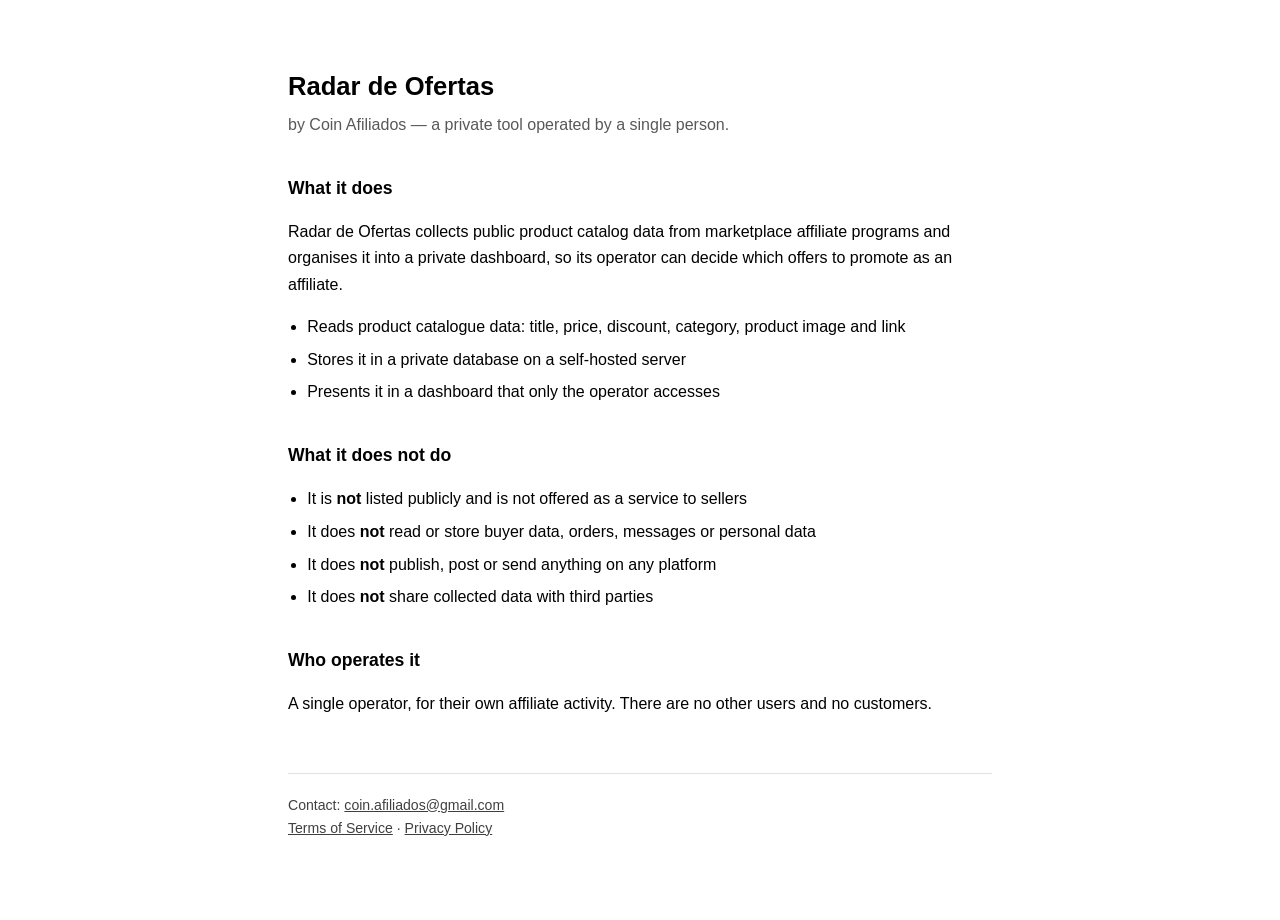
<file: index.html>
<!DOCTYPE html><html lang="en"><head><meta charset="utf-8">
<meta name="viewport" content="width=device-width, initial-scale=1">
<title>Coin Afiliados — Radar de Ofertas</title>
<link rel="stylesheet" href="estilo.css"></head><body>

<h1>Radar de Ofertas</h1>
<p class="sub">by Coin Afiliados — a private tool operated by a single person.</p>

<h2>What it does</h2>
<p>Radar de Ofertas collects public product catalog data from marketplace affiliate programs
and organises it into a private dashboard, so its operator can decide which offers to promote
as an affiliate.</p>

<ul>
  <li>Reads product catalogue data: title, price, discount, category, product image and link</li>
  <li>Stores it in a private database on a self-hosted server</li>
  <li>Presents it in a dashboard that only the operator accesses</li>
</ul>

<h2>What it does not do</h2>
<ul>
  <li>It is <strong>not</strong> listed publicly and is not offered as a service to sellers</li>
  <li>It does <strong>not</strong> read or store buyer data, orders, messages or personal data</li>
  <li>It does <strong>not</strong> publish, post or send anything on any platform</li>
  <li>It does <strong>not</strong> share collected data with third parties</li>
</ul>

<h2>Who operates it</h2>
<p>A single operator, for their own affiliate activity. There are no other users and no
customers.</p>

<footer>
  Contact: <a href="mailto:coin.afiliados@gmail.com">coin.afiliados@gmail.com</a><br>
  <a href="terms.html">Terms of Service</a> · <a href="privacy.html">Privacy Policy</a>
</footer>
</body></html>
</file>
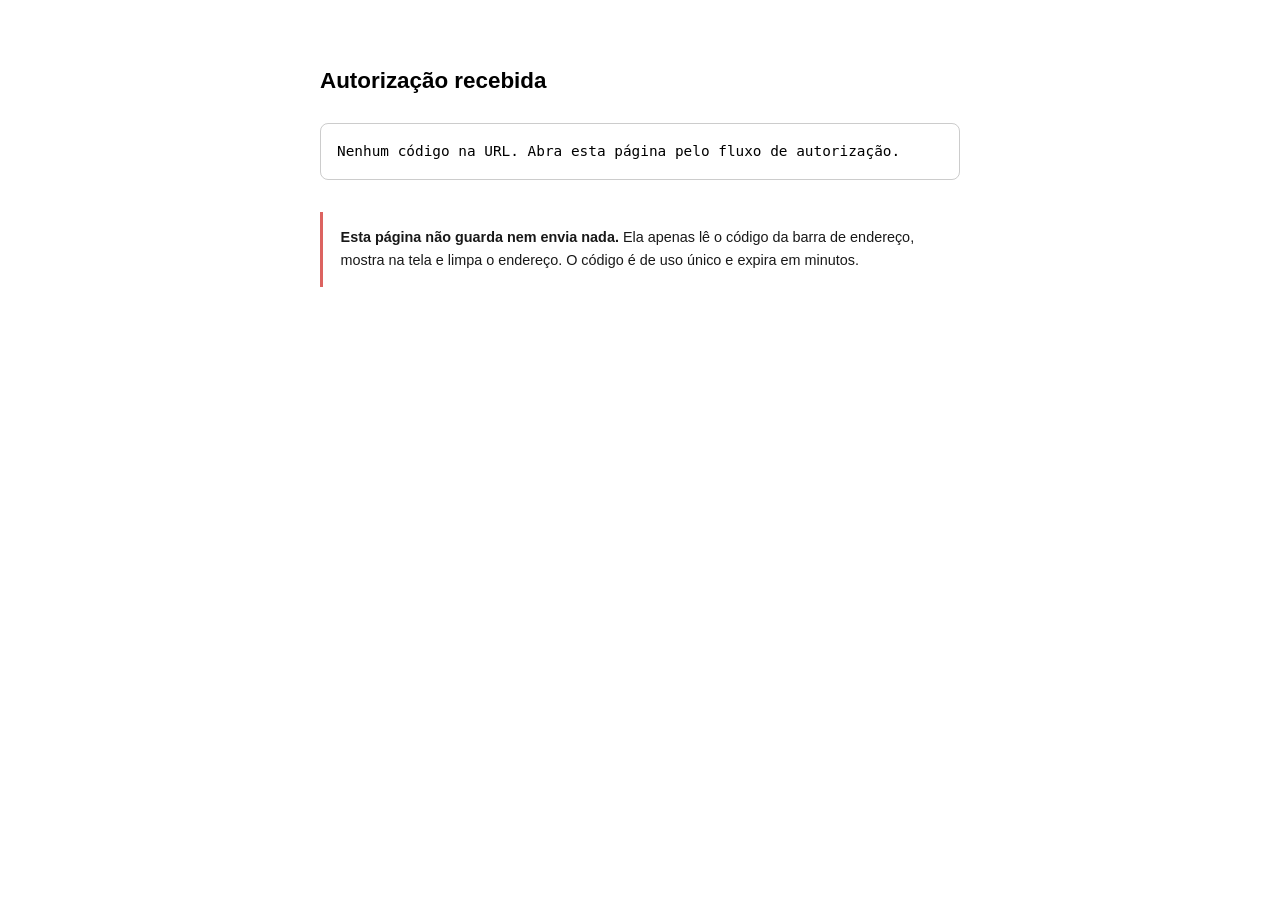
<file: callback.html>
<!DOCTYPE html>
<html lang="pt-BR">
<head>
<meta charset="utf-8">
<meta name="viewport" content="width=device-width, initial-scale=1">
<meta name="robots" content="noindex, nofollow">
<meta name="referrer" content="no-referrer">
<title>Autorização recebida — Coin Afiliados</title>
<style>
  :root { color-scheme: light dark; }
  body { max-width: 40rem; margin: 0 auto; padding: 3rem 1.25rem 5rem;
         font: 16px/1.6 -apple-system, BlinkMacSystemFont, "Segoe UI", Roboto, Helvetica, Arial, sans-serif; }
  h1 { font-size: 1.4rem; margin-bottom: 1.5rem; }
  #box { padding: 1rem; border: 1px solid rgba(128,128,128,.4); border-radius: 8px;
         font-family: ui-monospace, SFMono-Regular, Menlo, monospace; font-size: .9rem;
         word-break: break-all; user-select: all; }
  button { margin-top: .9rem; padding: .6rem 1.1rem; font-size: 1rem; border-radius: 8px;
           border: 1px solid rgba(128,128,128,.5); background: transparent; color: inherit; cursor: pointer; }
  .warn { margin-top: 2rem; padding: .9rem 1.1rem; border-left: 3px solid #d9534f;
          font-size: .9rem; opacity: .9; }
  .err { color: #d9534f; }
</style>
</head>
<body>

<h1>Autorização recebida</h1>

<div id="box">lendo…</div>
<button id="copy" hidden>Copiar código</button>

<div class="warn">
  <strong>Esta página não guarda nem envia nada.</strong> Ela apenas lê o código da barra de
  endereço, mostra na tela e limpa o endereço. O código é de uso único e expira em minutos.
</div>

<script>
(function () {
  var box = document.getElementById('box');
  var btn = document.getElementById('copy');
  var q = new URLSearchParams(location.search);
  var code = q.get('code');
  var err = q.get('error') || q.get('error_description');

  if (err) {
    box.innerHTML = '<span class="err">Erro: ' + err.replace(/[<>&]/g, '') + '</span>';
  } else if (code) {
    box.textContent = code;
    btn.hidden = false;
    btn.onclick = function () {
      navigator.clipboard.writeText(code).then(function () { btn.textContent = 'Copiado'; });
    };
  } else {
    box.textContent = 'Nenhum código na URL. Abra esta página pelo fluxo de autorização.';
  }
  // tira o código da barra de endereço para não ficar no histórico
  history.replaceState(null, '', location.pathname);
})();
</script>

</body>
</html>
</file>
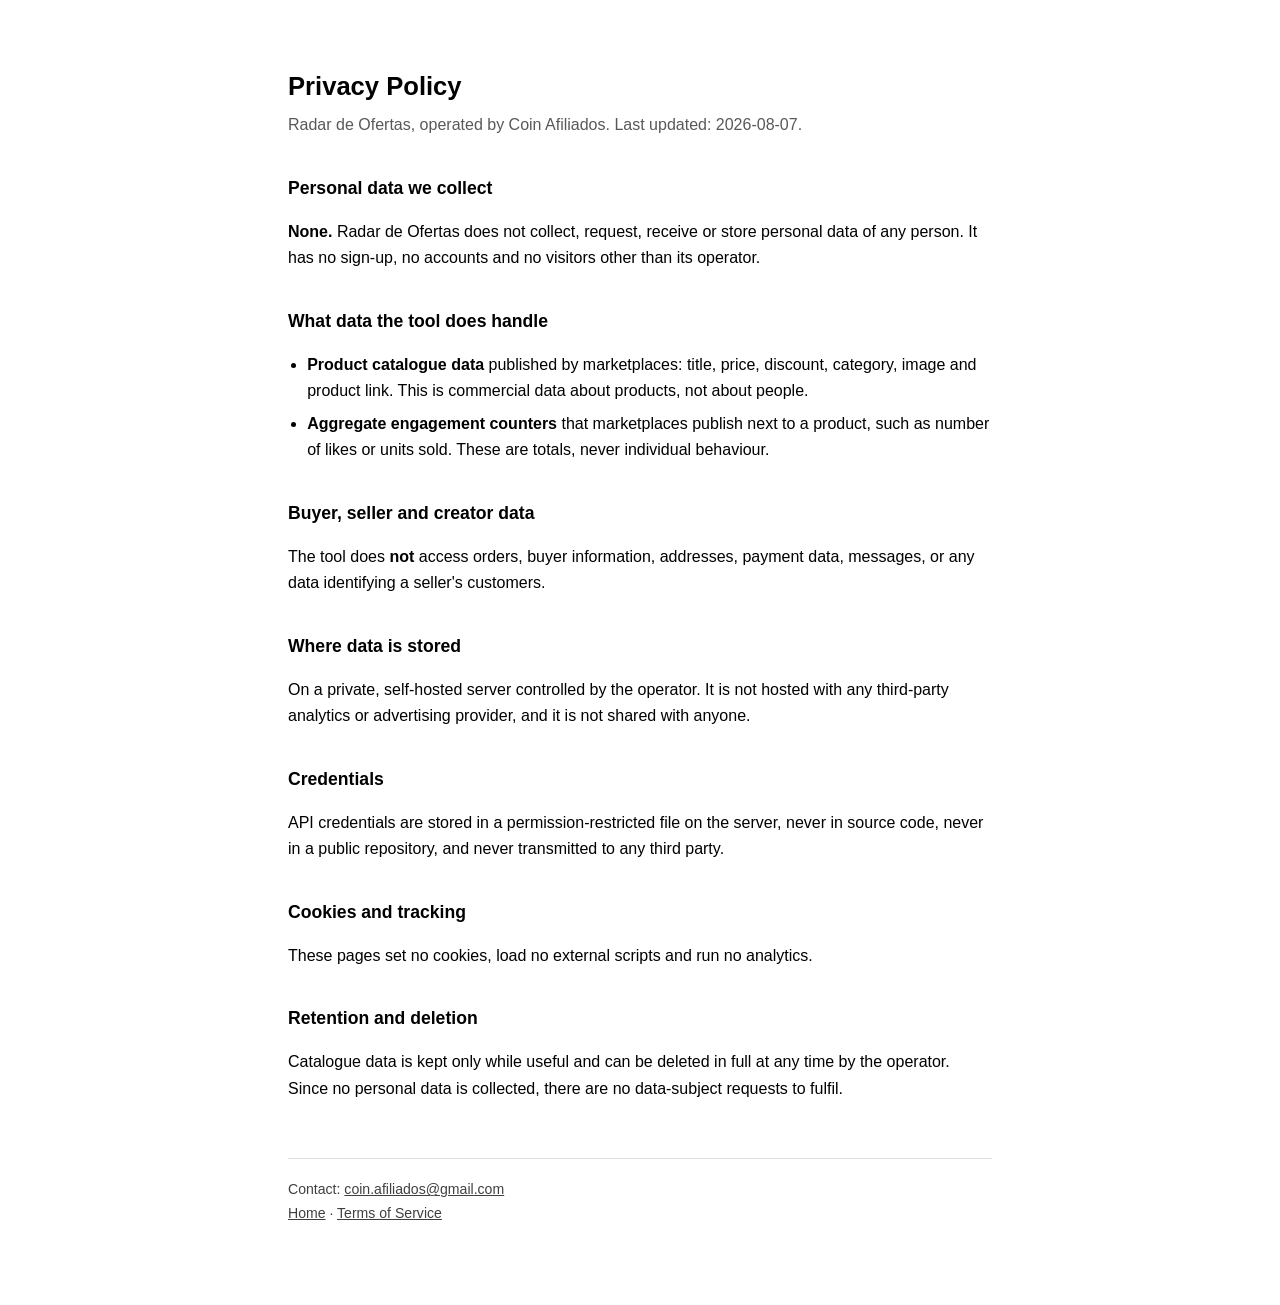
<file: privacy.html>
<!DOCTYPE html><html lang="en"><head><meta charset="utf-8">
<meta name="viewport" content="width=device-width, initial-scale=1">
<title>Privacy Policy — Coin Afiliados</title>
<link rel="stylesheet" href="estilo.css"></head><body>

<h1>Privacy Policy</h1>
<p class="sub">Radar de Ofertas, operated by Coin Afiliados. Last updated: 2026-08-07.</p>

<h2>Personal data we collect</h2>
<p><strong>None.</strong> Radar de Ofertas does not collect, request, receive or store personal
data of any person. It has no sign-up, no accounts and no visitors other than its operator.</p>

<h2>What data the tool does handle</h2>
<ul>
  <li><strong>Product catalogue data</strong> published by marketplaces: title, price, discount,
      category, image and product link. This is commercial data about products, not about people.</li>
  <li><strong>Aggregate engagement counters</strong> that marketplaces publish next to a product,
      such as number of likes or units sold. These are totals, never individual behaviour.</li>
</ul>

<h2>Buyer, seller and creator data</h2>
<p>The tool does <strong>not</strong> access orders, buyer information, addresses, payment data,
messages, or any data identifying a seller's customers.</p>

<h2>Where data is stored</h2>
<p>On a private, self-hosted server controlled by the operator. It is not hosted with any
third-party analytics or advertising provider, and it is not shared with anyone.</p>

<h2>Credentials</h2>
<p>API credentials are stored in a permission-restricted file on the server, never in source
code, never in a public repository, and never transmitted to any third party.</p>

<h2>Cookies and tracking</h2>
<p>These pages set no cookies, load no external scripts and run no analytics.</p>

<h2>Retention and deletion</h2>
<p>Catalogue data is kept only while useful and can be deleted in full at any time by the
operator. Since no personal data is collected, there are no data-subject requests to fulfil.</p>

<footer>
  Contact: <a href="mailto:coin.afiliados@gmail.com">coin.afiliados@gmail.com</a><br>
  <a href="index.html">Home</a> · <a href="terms.html">Terms of Service</a>
</footer>
</body></html>
</file>
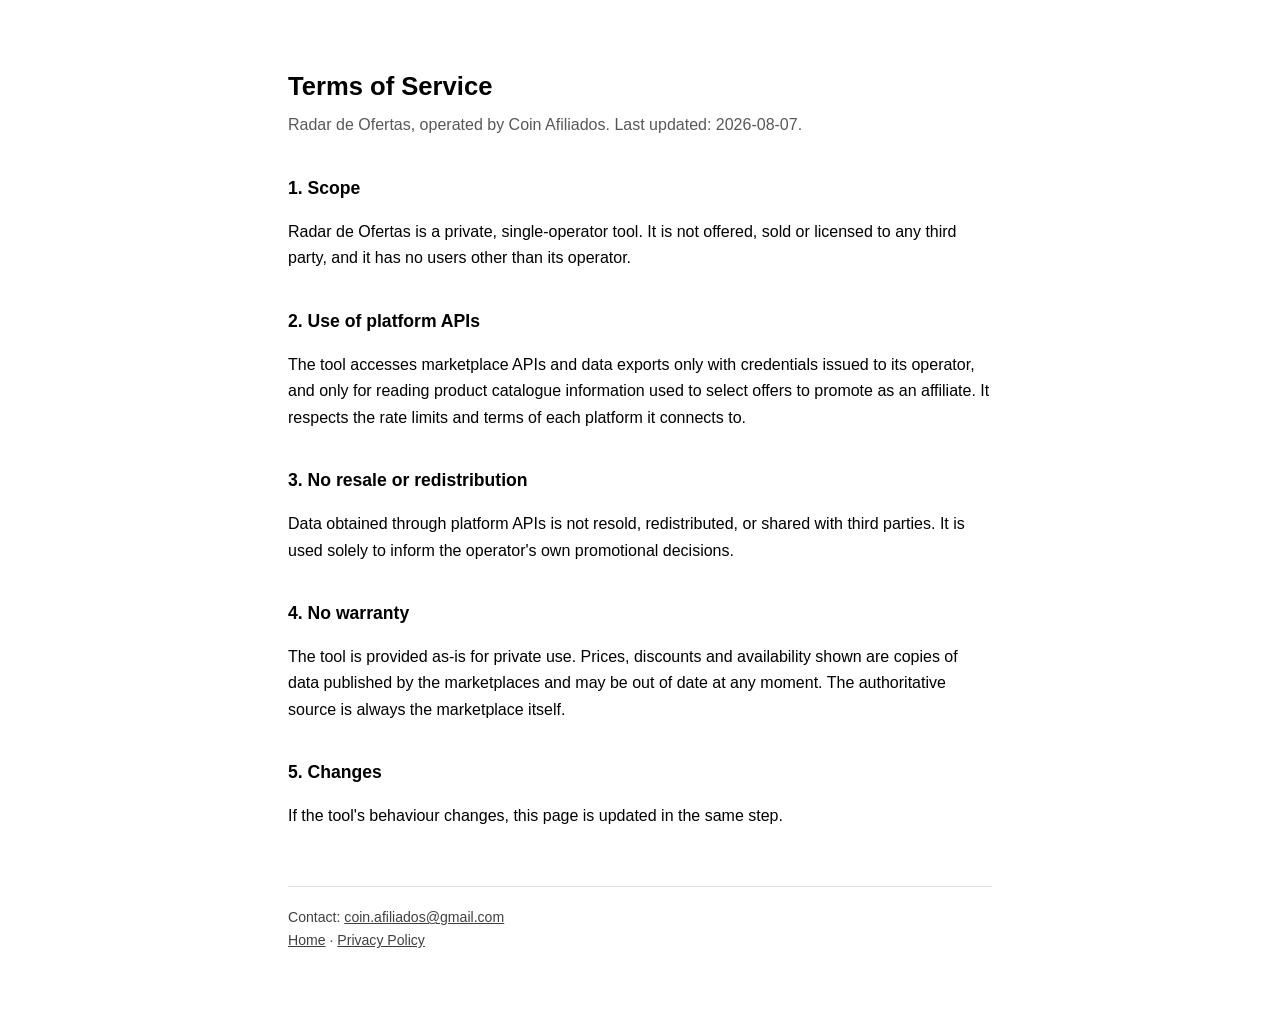
<file: terms.html>
<!DOCTYPE html><html lang="en"><head><meta charset="utf-8">
<meta name="viewport" content="width=device-width, initial-scale=1">
<title>Terms of Service — Coin Afiliados</title>
<link rel="stylesheet" href="estilo.css"></head><body>

<h1>Terms of Service</h1>
<p class="sub">Radar de Ofertas, operated by Coin Afiliados. Last updated: 2026-08-07.</p>

<h2>1. Scope</h2>
<p>Radar de Ofertas is a private, single-operator tool. It is not offered, sold or licensed to
any third party, and it has no users other than its operator.</p>

<h2>2. Use of platform APIs</h2>
<p>The tool accesses marketplace APIs and data exports only with credentials issued to its
operator, and only for reading product catalogue information used to select offers to promote
as an affiliate. It respects the rate limits and terms of each platform it connects to.</p>

<h2>3. No resale or redistribution</h2>
<p>Data obtained through platform APIs is not resold, redistributed, or shared with third
parties. It is used solely to inform the operator's own promotional decisions.</p>

<h2>4. No warranty</h2>
<p>The tool is provided as-is for private use. Prices, discounts and availability shown are
copies of data published by the marketplaces and may be out of date at any moment. The
authoritative source is always the marketplace itself.</p>

<h2>5. Changes</h2>
<p>If the tool's behaviour changes, this page is updated in the same step.</p>

<footer>
  Contact: <a href="mailto:coin.afiliados@gmail.com">coin.afiliados@gmail.com</a><br>
  <a href="index.html">Home</a> · <a href="privacy.html">Privacy Policy</a>
</footer>
</body></html>
</file>
<file: estilo.css>
:root { color-scheme: light dark; }
body { max-width: 44rem; margin: 0 auto; padding: 3rem 1.25rem 5rem;
       font: 16px/1.65 -apple-system, BlinkMacSystemFont, "Segoe UI", Roboto, Helvetica, Arial, sans-serif; }
h1 { font-size: 1.6rem; margin-bottom: .3rem; }
h2 { font-size: 1.1rem; margin-top: 2.2rem; }
.sub { opacity: .65; margin-top: 0; }
ul { padding-left: 1.2rem; }
li { margin: .4rem 0; }
a { color: inherit; }
footer { margin-top: 3.5rem; padding-top: 1.2rem; border-top: 1px solid rgba(128,128,128,.3);
         font-size: .88rem; opacity: .75; }
</file>
